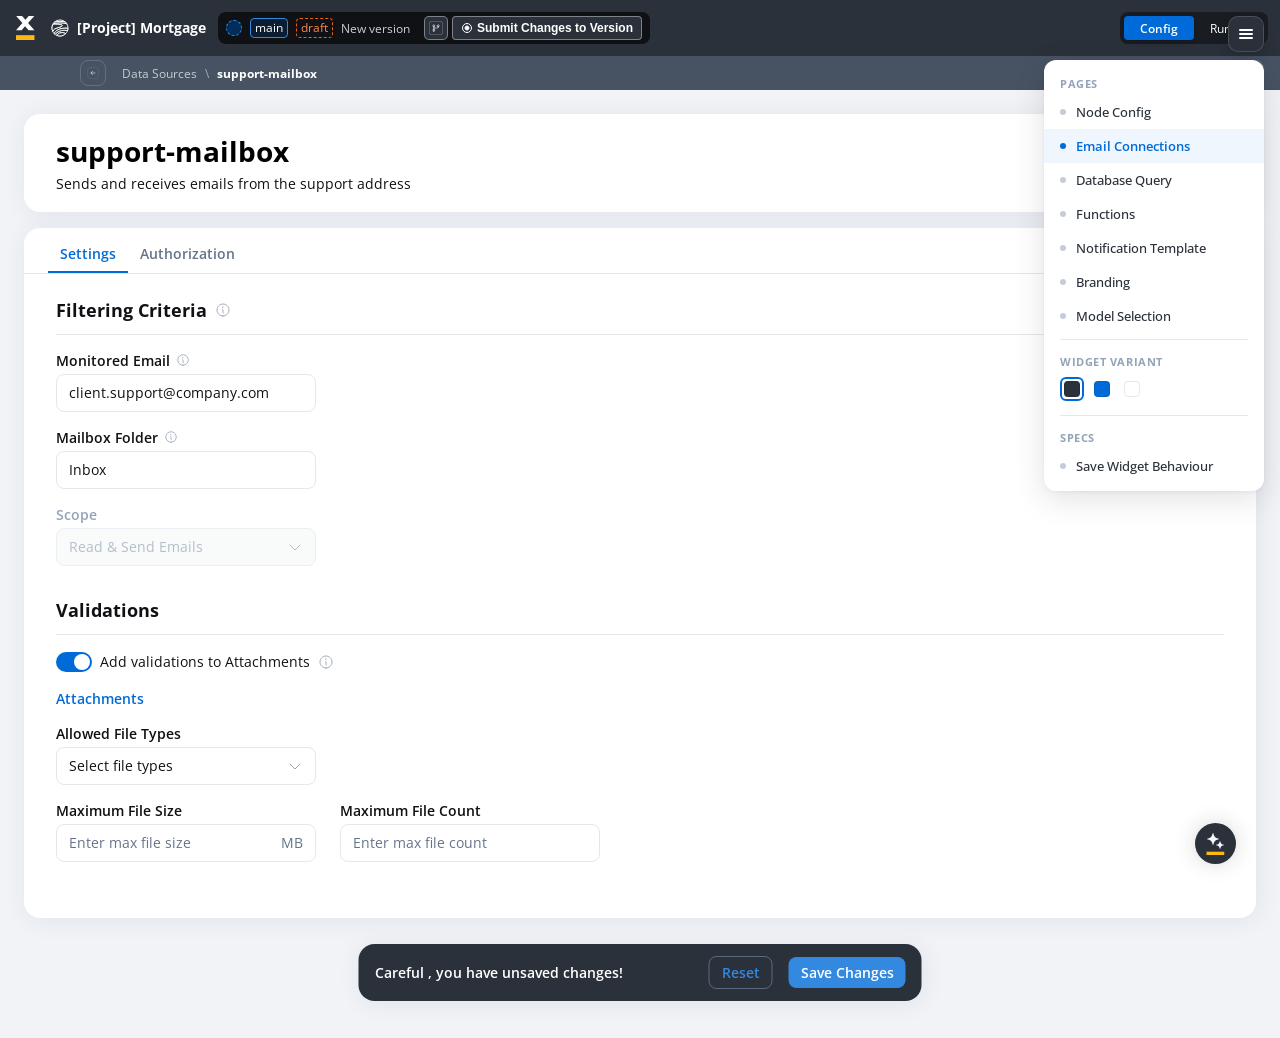
<file: email-connections.html>
<!DOCTYPE html>
<html lang="en">
<head>
  <meta charset="UTF-8">
  <meta name="viewport" content="width=device-width, initial-scale=1.0">

  <title>Email Connections - support-mailbox</title>
  <link href="https://fonts.googleapis.com/css2?family=Open+Sans:wght@400;600;700&display=swap" rel="stylesheet">
  <link rel="stylesheet" href="shared/save-widget.css">
  <link rel="stylesheet" href="shared/page-nav.css">
  <style>
    * {
      margin: 0;
      padding: 0;
      box-sizing: border-box;
    }

    body {
      font-family: 'Open Sans', sans-serif;
      background: #F1F3F6;
      min-height: 100vh;
    }

    /* ── App Header ── */
    .app-header {
      background: #2A313A;
      height: 56px;
      display: flex;
      align-items: center;
      justify-content: space-between;
      padding: 0 12px;
      position: relative;
    }

    .app-header-left {
      display: flex;
      align-items: center;
      gap: 12px;
    }

    .logo {
      padding: 0 2px;
      display: flex;
      align-items: center;
    }

    .logo img {
      height: 24px;
      width: auto;
    }

    .project-info {
      display: flex;
      align-items: center;
      gap: 8px;
    }

    .project-icon {
      width: 18px;
      height: 18px;
      border-radius: 8px;
      display: flex;
      align-items: center;
      justify-content: center;
    }

    .project-icon img {
      width: 18px;
      height: 18px;
    }

    .project-name {
      font-weight: 700;
      font-size: 14px;
      line-height: 1.57;
      color: #FFFFFF;
    }

    .branch-bar {
      display: flex;
      align-items: center;
      gap: 8px;
      background: #0F1114;
      border-radius: 8px;
      padding: 4px 8px;
    }

    .branch-tags {
      display: flex;
      align-items: center;
      gap: 8px;
    }

    .branch-dot {
      width: 16px;
      height: 16px;
      border-radius: 100px;
      background: #002D5B;
      border: 1px dashed #3389E0;
    }

    .tag {
      display: inline-flex;
      align-items: center;
      justify-content: center;
      padding: 0 4px;
      border-radius: 4px;
      font-size: 12px;
      line-height: 1.5;
    }

    .tag-main {
      background: rgba(0, 59, 119, 0.3);
      border: 1px solid #3389E0;
      color: #FFFFFF;
    }

    .tag-draft {
      border: 1px dashed #E66119;
      color: #FD8949;
    }

    .new-version-text {
      font-size: 12px;
      color: #FFFFFF;
      opacity: 0.8;
      width: 75px;
    }

    .branch-actions {
      display: flex;
      align-items: center;
      gap: 4px;
    }

    .icon-btn-dark {
      width: 24px;
      height: 24px;
      background: #2A313A;
      border: 1px solid rgba(255, 255, 255, 0.4);
      border-radius: 5px;
      display: flex;
      align-items: center;
      justify-content: center;
      cursor: pointer;
    }

    .icon-btn-dark img {
      width: 14px;
      height: 14px;
    }

    .submit-btn {
      display: flex;
      align-items: center;
      gap: 4px;
      background: #2A313A;
      border: 1px solid rgba(255, 255, 255, 0.4);
      border-radius: 4px;
      padding: 4px 8px;
      color: #FFFFFF;
      font-size: 12px;
      font-weight: 600;
      cursor: pointer;
      height: 24px;
    }

    .submit-btn img {
      width: 12px;
      height: 12px;
    }

    .segmented-control {
      display: flex;
      align-items: center;
      gap: 8px;
      background: #191D23;
      border-radius: 8px;
      padding: 4px;
      height: 32px;
    }

    .segment {
      display: flex;
      align-items: center;
      justify-content: center;
      padding: 0 16px;
      height: 100%;
      border-radius: 4px;
      font-size: 12px;
      color: #FFFFFF;
      cursor: pointer;
    }

    .segment.active {
      background: #006BD8;
      font-weight: 600;
      box-shadow: 0px 1px 4px -1px rgba(0, 0, 0, 0.12), 0px 2px 8px -2px rgba(0, 0, 0, 0.08);
    }

    .segment:not(.active) {
      padding: 0 8px;
      border-radius: 6px;
    }

    /* ── Resource Sub-Header ── */
    .resource-subheader {
      background: #475263;
      display: flex;
      align-items: center;
      gap: 24px;
      padding: 4px 0 4px 80px;
    }

    .resource-subheader-inner {
      display: flex;
      justify-content: space-between;
      align-items: center;
      flex: 1;
      padding-right: 16px;
    }

    .breadcrumb-area {
      display: flex;
      align-items: center;
      gap: 16px;
    }

    .back-btn {
      display: flex;
      align-items: center;
      justify-content: center;
      padding: 6px;
      border: 1px solid rgba(166, 176, 190, 0.3);
      border-radius: 8px;
      background: transparent;
      cursor: pointer;
    }

    .back-btn img {
      width: 12px;
      height: 12px;
    }

    .breadcrumb {
      display: flex;
      align-items: center;
      gap: 8px;
      font-size: 12px;
    }

    .breadcrumb-dim {
      color: #FFFFFF;
      opacity: 0.7;
    }

    .breadcrumb-sep {
      color: #FFFFFF;
      opacity: 0.5;
    }

    .breadcrumb-bold {
      color: #FFFFFF;
      font-weight: 700;
    }

    .dots-btn {
      display: flex;
      align-items: center;
      justify-content: center;
      padding: 6px;
      border: 1px solid rgba(166, 176, 190, 0.3);
      border-radius: 8px;
      background: transparent;
      cursor: pointer;
    }

    .dots-btn img {
      width: 12px;
      height: 12px;
    }

    /* ── Page Content ── */
    .page-content {
      padding: 24px;
      padding-bottom: 120px;
    }

    /* ── Resource Header Card ── */
    .resource-header-card {
      background: #FFFFFF;
      border-radius: 16px;
      box-shadow: 2px 2px 24px 0px rgba(22, 52, 98, 0.08);
      padding: 16px 32px;
      display: flex;
      justify-content: space-between;
      align-items: center;
      margin-bottom: 16px;
    }

    .resource-title {
      font-size: 28px;
      font-weight: 700;
      line-height: 1.5;
      color: #000000;
    }

    .resource-desc {
      font-size: 14px;
      line-height: 1.71;
      color: #0F1114;
    }

    /* ── Main Content Card ── */
    .main-card {
      background: #FFFFFF;
      border-radius: 16px;
      box-shadow: 2px 2px 24px 0px rgba(22, 52, 98, 0.08);
      padding-bottom: 32px;
    }

    /* ── Tabs ── */
    .tabs {
      display: flex;
      align-items: center;
      padding: 8px 24px 0px;
      border-bottom: 1px solid #E3E8ED;
    }

    .tab {
      padding: 8px 12px;
      font-size: 14px;
      font-weight: 600;
      cursor: pointer;
      border-bottom: 2px solid transparent;
      color: #64748B;
    }

    .tab.active {
      color: #006BD8;
      border-bottom-color: #006BD8;
    }

    /* ── Form Content ── */
    .form-content {
      padding: 24px 32px;
      display: flex;
      flex-direction: column;
      gap: 32px;
    }

    .section-title {
      font-size: 18px;
      font-weight: 700;
      color: #0F1114;
      display: flex;
      align-items: center;
      gap: 8px;
      padding-bottom: 12px;
      border-bottom: 1px solid #E3E8ED;
    }

    .section-title .info-icon {
      width: 16px;
      height: 16px;
      opacity: 0.6;
    }

    .form-section {
      display: flex;
      flex-direction: column;
      gap: 16px;
    }

    /* ── Form Fields ── */
    .field-group {
      display: flex;
      flex-direction: column;
      gap: 4px;
      max-width: 260px;
    }

    .field-label {
      font-size: 14px;
      font-weight: 600;
      color: #0F1114;
      display: flex;
      align-items: center;
      gap: 6px;
    }

    .field-label .info-icon {
      width: 14px;
      height: 14px;
      opacity: 0.6;
    }

    .field-label.disabled {
      color: #94A3B8;
    }

    .field-input {
      background: #FFFFFF;
      border: 1px solid #E3E8ED;
      border-radius: 8px;
      padding: 6px 12px;
      font-family: 'Open Sans', sans-serif;
      font-size: 14px;
      line-height: 1.71;
      color: #0F1114;
      outline: none;
    }

    .field-input::placeholder {
      color: #64748B;
    }

    .field-input:disabled {
      background: #F7F8F9;
      color: #94A3B8;
    }

    .field-select {
      background: #FFFFFF;
      border: 1px solid #E3E8ED;
      border-radius: 8px;
      padding: 6px 12px;
      font-family: 'Open Sans', sans-serif;
      font-size: 14px;
      line-height: 1.71;
      color: #0F1114;
      appearance: none;
      background-image: url('assets/caret-down.svg');
      background-repeat: no-repeat;
      background-position: right 12px center;
      background-size: 16px;
      padding-right: 36px;
      cursor: pointer;
      outline: none;
    }

    .field-select:disabled {
      background-color: #F7F8F9;
      color: #94A3B8;
      cursor: default;
    }

    .field-input-with-suffix {
      display: flex;
      align-items: center;
      background: #FFFFFF;
      border: 1px solid #E3E8ED;
      border-radius: 8px;
      padding: 6px 12px;
    }

    .field-input-with-suffix input {
      border: none;
      outline: none;
      font-family: 'Open Sans', sans-serif;
      font-size: 14px;
      line-height: 1.71;
      color: #0F1114;
      flex: 1;
      padding: 0;
    }

    .field-input-with-suffix input::placeholder {
      color: #64748B;
    }

    .field-input-with-suffix .suffix {
      font-size: 14px;
      color: #64748B;
      margin-left: 8px;
    }

    /* ── Validations ── */
    .switch-row {
      display: flex;
      align-items: center;
      gap: 8px;
    }

    .switch-toggle {
      width: 36px;
      height: 20px;
      border-radius: 20px;
      background: #C4CDD6;
      position: relative;
      cursor: pointer;
      flex-shrink: 0;
      transition: background 0.2s;
    }

    .switch-toggle.on {
      background: #006BD8;
    }

    .switch-toggle::after {
      content: '';
      position: absolute;
      top: 2px;
      left: 2px;
      width: 16px;
      height: 16px;
      background: #FFFFFF;
      border-radius: 50%;
      transition: left 0.2s;
    }

    .switch-toggle.on::after {
      left: 18px;
    }

    .switch-label {
      font-size: 14px;
      line-height: 1.57;
      color: #0F1114;
    }

    .attachments-link {
      font-size: 14px;
      font-weight: 600;
      color: #006BD8;
      text-decoration: none;
      cursor: pointer;
    }

    .validation-fields {
      display: flex;
      flex-direction: column;
      gap: 16px;
      padding-left: 0;
    }

    .fields-row {
      display: flex;
      gap: 24px;
    }

    .fields-row .field-group {
      flex: 1;
    }

    /* ── Flowpilot FAB ── */
    .flowpilot-fab {
      position: fixed;
      bottom: 16px;
      right: 24px;
      width: 81px;
      height: 81px;
      cursor: pointer;
      z-index: 101;
    }

    .flowpilot-fab img {
      width: 81px;
      height: 81px;
    }
  </style>
</head>
<body>

  <!-- App Header -->
  <header class="app-header">
    <div class="app-header-left">
      <div class="logo">
        <img src="assets/logo.svg" alt="Logo">
      </div>
      <div class="project-info">
        <div class="project-icon">
          <img src="assets/project-icon.svg" alt="Project">
        </div>
        <span class="project-name">[Project]  Mortgage</span>
      </div>
      <div class="branch-bar">
        <div class="branch-tags">
          <div class="branch-dot"></div>
          <span class="tag tag-main">main</span>
          <span class="tag tag-draft">draft</span>
        </div>
        <span class="new-version-text">New version</span>
        <div class="branch-actions">
          <button class="icon-btn-dark">
            <img src="assets/new-version-icon.svg" alt="New version">
          </button>
          <button class="submit-btn">
            <img src="assets/submit-icon.svg" alt="Submit">
            <span>Submit Changes to Version</span>
          </button>
        </div>
      </div>
    </div>
    <div class="segmented-control">
      <div class="segment active">Config</div>
      <div class="segment">Runtime</div>
    </div>
  </header>

  <!-- Resource Sub-Header -->
  <nav class="resource-subheader">
    <div class="resource-subheader-inner">
      <div class="breadcrumb-area">
        <button class="back-btn">
          <img src="assets/arrow-left.svg" alt="Back">
        </button>
        <div class="breadcrumb">
          <span class="breadcrumb-dim">Data Sources</span>
          <span class="breadcrumb-sep">\</span>
          <span class="breadcrumb-bold">support-mailbox</span>
        </div>
      </div>
      <button class="dots-btn">
        <img src="assets/dots-menu.svg" alt="More">
      </button>
    </div>
  </nav>

  <!-- Page Content -->
  <main class="page-content">
    <!-- Resource Header Card -->
    <div class="resource-header-card">
      <div>
        <h1 class="resource-title">support-mailbox</h1>
        <p class="resource-desc">Sends and receives emails from the support address</p>
      </div>
    </div>

    <!-- Main Content Card -->
    <div class="main-card">
      <!-- Tabs -->
      <div class="tabs">
        <div class="tab active">Settings</div>
        <div class="tab">Authorization</div>
      </div>

      <!-- Form -->
      <div class="form-content">
        <!-- Filtering Criteria Section -->
        <div class="form-section">
          <div class="section-title">
            Filtering Criteria
            <img class="info-icon" src="assets/info-icon.svg" alt="Info">
          </div>

          <div class="field-group">
            <label class="field-label">
              Monitored Email
              <img class="info-icon" src="assets/info-icon.svg" alt="Info">
            </label>
            <input class="field-input" type="text" value="client.support@company.com">
          </div>

          <div class="field-group">
            <label class="field-label">
              Mailbox Folder
              <img class="info-icon" src="assets/info-icon.svg" alt="Info">
            </label>
            <input class="field-input" type="text" value="Inbox">
          </div>

          <div class="field-group">
            <label class="field-label disabled">Scope</label>
            <select class="field-select" disabled>
              <option>Read & Send Emails</option>
            </select>
          </div>
        </div>

        <!-- Validations Section -->
        <div class="form-section">
          <div class="section-title">
            Validations
          </div>

          <div class="switch-row">
            <div class="switch-toggle on" data-field="switch-validations"></div>
            <span class="switch-label">Add validations to Attachments</span>
            <img class="info-icon" src="assets/info-icon.svg" alt="Info" style="width:16px;height:16px;opacity:0.6;">
          </div>

          <a class="attachments-link" href="#">Attachments</a>

          <div class="validation-fields">
            <div class="field-group">
              <label class="field-label">Allowed File Types</label>
              <select class="field-select">
                <option value="" disabled selected>Select file types</option>
              </select>
            </div>

            <div class="fields-row">
              <div class="field-group">
                <label class="field-label">Maximum File Size</label>
                <div class="field-input-with-suffix">
                  <input type="text" placeholder="Enter max file size">
                  <span class="suffix">MB</span>
                </div>
              </div>
              <div class="field-group">
                <label class="field-label">Maximum File Count</label>
                <input class="field-input" type="text" placeholder="Enter max file count">
              </div>
            </div>
          </div>
        </div>
      </div>
    </div>
  </main>

  <!-- Save Banner -->
  <div class="save-banner">
    <div class="save-banner-unsaved">
      <span class="save-banner-text">Careful , you have unsaved changes!</span>
      <div class="save-banner-actions">
        <button class="btn-reset">Reset</button>
        <button class="btn-save">Save Changes</button>
      </div>
    </div>
    <div class="save-banner-saved">
      <img src="assets/check-circle.svg" alt="Saved" class="saved-icon">
      <span class="saved-text">Saved</span>
    </div>
  </div>

  <!-- Flowpilot FAB -->
  <div class="flowpilot-fab">
    <img src="assets/flowpilot.svg" alt="Flowpilot">
  </div>

  <script>
    window.PAGE_NAV_PAGES = [
      { id: 'node-config', label: 'Node Config', href: 'node-config.html' },
      { id: 'email-connections', label: 'Email Connections', href: 'email-connections.html' },
      { id: 'database-query', label: 'Database Query', href: 'database-query.html' },
      { id: 'functions', label: 'Functions', href: 'functions.html' },
      { id: 'notification-template', label: 'Notification Template', href: 'notification-template.html' },
      { id: 'branding', label: 'Branding', href: 'branding.html' },
      { id: 'model-selection', label: 'Model Selection', href: 'model-selection.html' },
    ];
    window.PAGE_NAV_CURRENT = 'email-connections';
  </script>
  <script src="shared/save-widget.js"></script>
  <script src="shared/page-nav.js"></script>
</body>
</html>
</file>
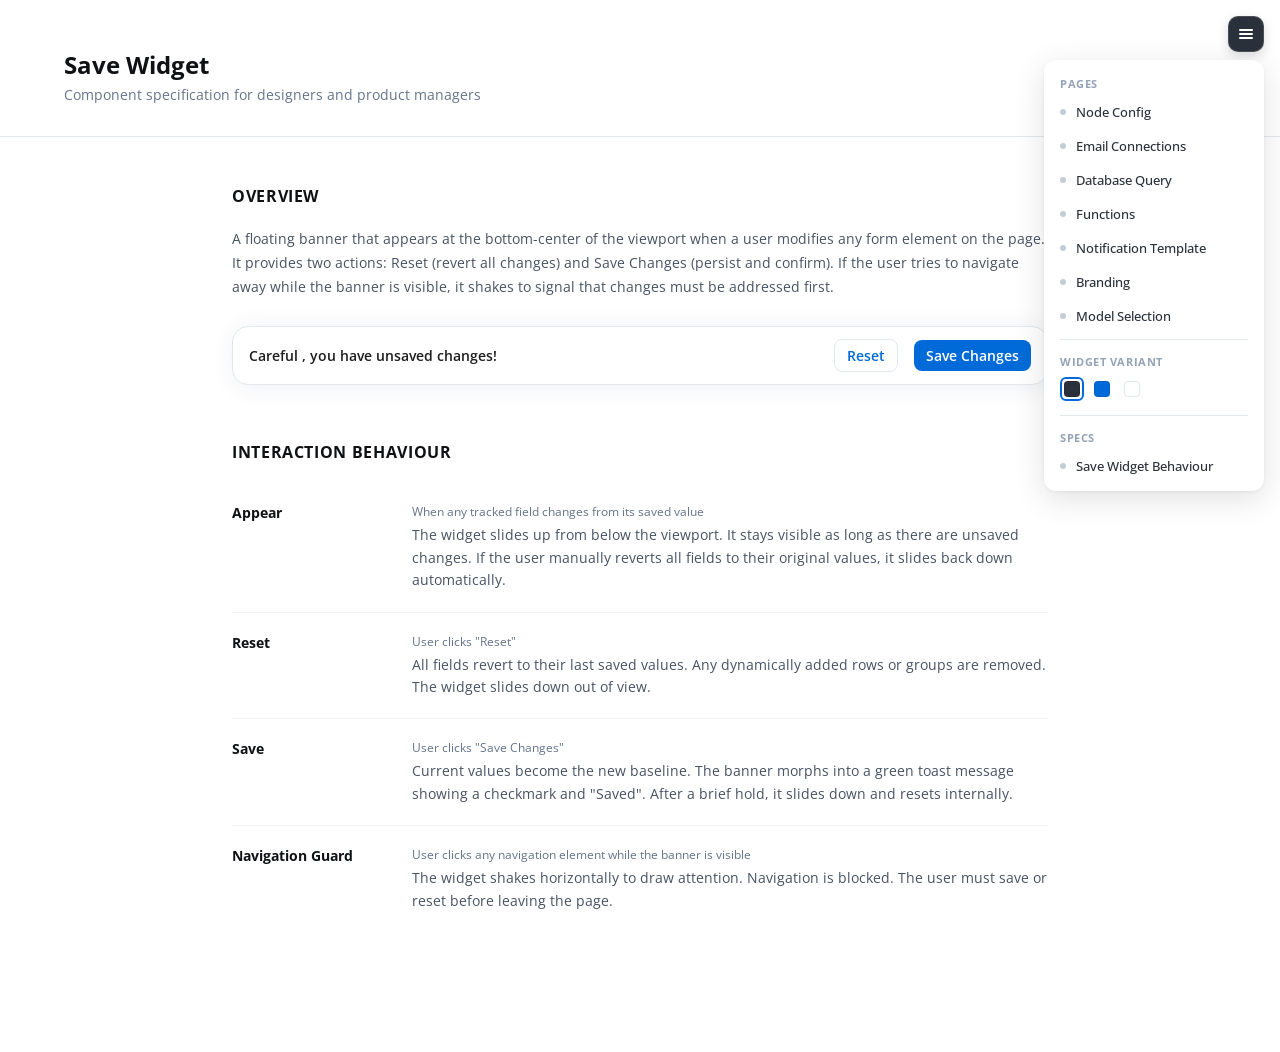
<file: widget-spec.html>
<!DOCTYPE html>
<html lang="en">
<head>
  <meta charset="UTF-8">
  <meta name="viewport" content="width=device-width, initial-scale=1.0">
  <title>Save Widget - Component Spec</title>
  <link href="https://fonts.googleapis.com/css2?family=Open+Sans:wght@400;600;700&display=swap" rel="stylesheet">
  <link rel="stylesheet" href="shared/page-nav.css">
  <style>
    * { margin: 0; padding: 0; box-sizing: border-box; }

    body {
      font-family: 'Open Sans', sans-serif;
      background: #FFFFFF;
      min-height: 100vh;
      color: #0F1114;
    }

    .spec-header {
      padding: 48px 64px 32px;
      border-bottom: 1px solid #E3E8ED;
    }
    .spec-header h1 { font-size: 24px; font-weight: 700; color: #0F1114; margin-bottom: 4px; }
    .spec-header p { font-size: 14px; color: #64748B; }

    .spec-body {
      max-width: 880px;
      margin: 0 auto;
      padding: 48px 32px 120px;
      display: flex;
      flex-direction: column;
      gap: 56px;
    }

    /* ── Section ── */
    .spec-section { display: flex; flex-direction: column; gap: 20px; }
    .spec-section h2 {
      font-size: 16px; font-weight: 700; color: #0F1114;
      text-transform: uppercase; letter-spacing: 0.04em;
    }
    .spec-section h3 { font-size: 14px; font-weight: 600; color: #64748B; margin-top: 4px; }
    .spec-section p { font-size: 14px; line-height: 1.7; color: #475263; }

    /* ── State preview ── */
    .state-preview {
      display: flex; flex-direction: column; gap: 20px;
    }
    .state-demo {
      display: flex; flex-direction: column; gap: 8px;
    }
    .state-label { font-size: 12px; font-weight: 600; color: #94A3B8; text-transform: uppercase; letter-spacing: 0.04em; }

    /* ── Inline widget previews ── */
    .widget-preview {
      border-radius: 16px; padding: 12px 16px;
      display: flex; justify-content: space-between; align-items: center; gap: 32px;
      font-family: 'Open Sans', sans-serif; white-space: nowrap;
      box-shadow: 2px 2px 24px 0px rgba(22, 52, 98, 0.08);
    }
    .widget-preview.dark { background: #2A313A; }
    .widget-preview.blue { background: #006BD8; }
    .widget-preview.light { background: #FFF; border: 1px solid #E3E8ED; }
    .widget-preview .wp-text { font-size: 14px; font-weight: 600; }
    .widget-preview.dark .wp-text, .widget-preview.blue .wp-text { color: #FFF; }
    .widget-preview.light .wp-text { color: #1E1E1E; }
    .wp-actions { display: flex; align-items: center; gap: 16px; }
    .wp-btn-reset {
      padding: 6px 12px; border-radius: 8px; font-size: 14px; font-weight: 600;
      background: transparent; cursor: default; font-family: 'Open Sans', sans-serif;
    }
    .widget-preview.dark .wp-btn-reset { border: 1px solid #5B6A7E; color: #3389E0; }
    .widget-preview.blue .wp-btn-reset { border: 1px solid rgba(255,255,255,0.4); color: #FFF; }
    .widget-preview.light .wp-btn-reset { border: 1px solid #E3E8ED; color: #006BD8; }
    .wp-btn-save {
      padding: 6px 12px; border-radius: 8px; font-size: 14px; font-weight: 600;
      color: #FFF; border: none; cursor: default; font-family: 'Open Sans', sans-serif;
    }
    .widget-preview.dark .wp-btn-save { background: #3389E0; }
    .widget-preview.blue .wp-btn-save { background: #339980; }
    .widget-preview.light .wp-btn-save { background: #006BD8; }

    .saved-preview {
      background: #008060; border-radius: 8px; padding: 8px 12px;
      display: inline-flex; align-items: center; gap: 8px;
      box-shadow: 0px 10px 24px 0px rgba(15, 17, 20, 0.1);
    }
    .saved-preview img { width: 24px; height: 24px; }
    .saved-preview span { font-size: 14px; font-weight: 600; color: #FFF; }

    /* ── Interaction cards ── */
    .interaction-list {
      display: flex; flex-direction: column; gap: 0;
    }
    .interaction-item {
      display: flex; gap: 20px;
      padding: 20px 0;
      border-bottom: 1px solid #F1F3F6;
    }
    .interaction-item:last-child { border-bottom: none; }
    .interaction-name {
      width: 160px; flex-shrink: 0;
      font-size: 14px; font-weight: 700; color: #0F1114;
    }
    .interaction-detail { display: flex; flex-direction: column; gap: 4px; flex: 1; }
    .interaction-trigger { font-size: 12px; color: #64748B; }
    .interaction-desc { font-size: 14px; color: #475263; line-height: 1.6; }
    .interaction-timing {
      font-size: 12px; color: #94A3B8; margin-top: 2px;
    }
  </style>
</head>
<body>

  <div class="spec-header">
    <h1>Save Widget</h1>
    <p>Component specification for designers and product managers</p>
  </div>

  <div class="spec-body">

    <!-- ── Overview ── -->
    <div class="spec-section">
      <h2>Overview</h2>
      <p>
        A floating banner that appears at the bottom-center of the viewport when a user modifies any form element on the page.
        It provides two actions: Reset (revert all changes) and Save Changes (persist and confirm).
        If the user tries to navigate away while the banner is visible, it shakes to signal that changes must be addressed first.
      </p>
      <div class="state-preview" style="margin-top: 8px;">
        <div class="state-demo">
          <div class="widget-preview light">
            <span class="wp-text">Careful , you have unsaved changes!</span>
            <div class="wp-actions">
              <button class="wp-btn-reset">Reset</button>
              <button class="wp-btn-save">Save Changes</button>
            </div>
          </div>
        </div>
      </div>
    </div>

    <!-- ── Interaction Behaviour ── -->
    <div class="spec-section">
      <h2>Interaction Behaviour</h2>

      <div class="interaction-list">
        <div class="interaction-item">
          <div class="interaction-name">Appear</div>
          <div class="interaction-detail">
            <div class="interaction-trigger">When any tracked field changes from its saved value</div>
            <div class="interaction-desc">The widget slides up from below the viewport. It stays visible as long as there are unsaved changes. If the user manually reverts all fields to their original values, it slides back down automatically.</div>
          </div>
        </div>
        <div class="interaction-item">
          <div class="interaction-name">Reset</div>
          <div class="interaction-detail">
            <div class="interaction-trigger">User clicks "Reset"</div>
            <div class="interaction-desc">All fields revert to their last saved values. Any dynamically added rows or groups are removed. The widget slides down out of view.</div>
          </div>
        </div>
        <div class="interaction-item">
          <div class="interaction-name">Save</div>
          <div class="interaction-detail">
            <div class="interaction-trigger">User clicks "Save Changes"</div>
            <div class="interaction-desc">Current values become the new baseline. The banner morphs into a green toast message showing a checkmark and "Saved". After a brief hold, it slides down and resets internally.</div>
          </div>
        </div>
        <div class="interaction-item">
          <div class="interaction-name">Navigation Guard</div>
          <div class="interaction-detail">
            <div class="interaction-trigger">User clicks any navigation element while the banner is visible</div>
            <div class="interaction-desc">The widget shakes horizontally to draw attention. Navigation is blocked. The user must save or reset before leaving the page.</div>
          </div>
        </div>
      </div>
    </div>

  </div>

  <!-- ── Scripts ── -->
  <script>
    window.PAGE_NAV_PAGES = [
      { id: 'node-config', label: 'Node Config', href: 'node-config.html' },
      { id: 'email-connections', label: 'Email Connections', href: 'email-connections.html' },
      { id: 'database-query', label: 'Database Query', href: 'database-query.html' },
      { id: 'functions', label: 'Functions', href: 'functions.html' },
      { id: 'notification-template', label: 'Notification Template', href: 'notification-template.html' },
      { id: 'branding', label: 'Branding', href: 'branding.html' },
      { id: 'model-selection', label: 'Model Selection', href: 'model-selection.html' },
    ];
    window.PAGE_NAV_CURRENT = '';
  </script>
  <script src="shared/page-nav.js"></script>
</body>
</html>
</file>
<file: shared/save-widget.css>
/* ── Save Banner ── */
.save-banner {
  position: fixed;
  bottom: 16px;
  left: 50%;
  transform: translateX(-50%) translateY(calc(100% + 60px));
  background: #2A313A;
  border-radius: 16px;
  box-shadow: 2px 2px 24px 0px rgba(22, 52, 98, 0.08);
  padding: 12px 16px;
  width: 563px;
  z-index: 100;
  transition: transform 0.4s cubic-bezier(0.34, 1.56, 0.64, 1),
              background 0.4s ease,
              width 0.4s cubic-bezier(0.4, 0, 0.2, 1),
              border-radius 0.4s ease,
              padding 0.4s ease,
              box-shadow 0.4s ease;
  will-change: transform, width, background, border-radius;
  overflow: hidden;
}

.save-banner.visible {
  transform: translateX(-50%) translateY(0);
}

.save-banner.hiding {
  transform: translateX(-50%) translateY(calc(100% + 60px));
  transition: transform 0.35s cubic-bezier(0.55, 0, 1, 0.45);
}

/* Morph to saved pill — must override all variants */
.save-banner.saved,
.save-banner.saved[data-variant] {
  background: #008060;
  width: auto;
  border-radius: 8px;
  padding: 8px 12px;
  box-shadow: 0px 10px 24px 0px rgba(15, 17, 20, 0.1);
  overflow: visible;
  border: none;
}

.save-banner.saved.hiding {
  transform: translateX(-50%) translateY(calc(100% + 60px));
  transition: transform 0.35s cubic-bezier(0.55, 0, 1, 0.45);
}

@keyframes shake {
  0%, 100% { transform: translateX(-50%) translateY(0); }
  10% { transform: translateX(calc(-50% + 6px)) translateY(0); }
  20% { transform: translateX(calc(-50% - 5px)) translateY(0); }
  30% { transform: translateX(calc(-50% + 4px)) translateY(0); }
  40% { transform: translateX(calc(-50% - 3px)) translateY(0); }
  50% { transform: translateX(calc(-50% + 2px)) translateY(0); }
  60% { transform: translateX(-50%) translateY(0); }
}

.save-banner.shake {
  animation: shake 0.5s ease-in-out;
}

/* Unsaved content */
.save-banner-unsaved {
  display: flex;
  justify-content: space-between;
  align-items: center;
  gap: 32px;
}

.save-banner.saved .save-banner-unsaved {
  display: none;
}

.save-banner-text {
  font-size: 14px;
  font-weight: 600;
  color: #FFFFFF;
  white-space: nowrap;
}

.save-banner-actions {
  display: flex;
  align-items: center;
  gap: 16px;
}

.btn-reset {
  display: flex;
  align-items: center;
  justify-content: center;
  padding: 6px 12px;
  border: 1px solid #5B6A7E;
  border-radius: 8px;
  background: transparent;
  color: #3389E0;
  font-family: 'Open Sans', sans-serif;
  font-size: 14px;
  font-weight: 600;
  cursor: pointer;
  white-space: nowrap;
}

.btn-save {
  display: flex;
  align-items: center;
  justify-content: center;
  padding: 6px 12px;
  border: none;
  border-radius: 8px;
  background: #3389E0;
  color: #FFFFFF;
  font-family: 'Open Sans', sans-serif;
  font-size: 14px;
  font-weight: 600;
  cursor: pointer;
  white-space: nowrap;
}

/* Saved content */
.save-banner-saved {
  display: none;
  align-items: center;
  gap: 8px;
  white-space: nowrap;
}

.save-banner.saved .save-banner-saved {
  display: flex;
}

.saved-icon {
  width: 24px;
  height: 24px;
  flex-shrink: 0;
}

.saved-text {
  font-size: 14px;
  font-weight: 600;
  color: #FFFFFF;
}

/* ── Variant: Blue ── */
.save-banner[data-variant="blue"] {
  background: #006BD8;
}

.save-banner[data-variant="blue"] .btn-reset {
  border-color: rgba(255, 255, 255, 0.4);
  color: #FFFFFF;
}

.save-banner[data-variant="blue"] .btn-save {
  background: #339980;
}

/* ── Variant: Light ── */
.save-banner[data-variant="light"] {
  background: #FFFFFF;
  border: 1px solid #E3E8ED;
}

.save-banner[data-variant="light"] .save-banner-text {
  color: #1E1E1E;
}

.save-banner[data-variant="light"] .btn-reset {
  border-color: #E3E8ED;
  color: #006BD8;
}

.save-banner[data-variant="light"] .btn-save {
  background: #006BD8;
  color: #FFFFFF;
}
</file>
<file: shared/page-nav.css>
/* ── Floating Page Navigation ── */
.page-nav-toggle {
  position: fixed;
  top: 16px;
  right: 16px;
  z-index: 200;
  width: 36px;
  height: 36px;
  border-radius: 10px;
  background: #2A313A;
  border: 1px solid rgba(255, 255, 255, 0.15);
  box-shadow: 0px 4px 12px rgba(0, 0, 0, 0.15);
  display: flex;
  align-items: center;
  justify-content: center;
  cursor: pointer;
  transition: background 0.2s, box-shadow 0.2s;
}

.page-nav-toggle:hover {
  background: #3B4453;
}

.page-nav-toggle svg {
  width: 18px;
  height: 18px;
  fill: none;
  stroke: #FFFFFF;
  stroke-width: 2;
  stroke-linecap: round;
}

.page-nav-panel {
  position: fixed;
  top: 60px;
  right: 16px;
  z-index: 200;
  background: #FFFFFF;
  border-radius: 12px;
  box-shadow: 0px 8px 32px rgba(0, 0, 0, 0.12), 0px 1px 4px rgba(0, 0, 0, 0.06);
  padding: 8px 0;
  min-width: 220px;
  transform: translateY(-8px);
  opacity: 0;
  pointer-events: none;
  transition: opacity 0.2s ease, transform 0.2s ease;
}

.page-nav-panel.open {
  opacity: 1;
  transform: translateY(0);
  pointer-events: auto;
}

.page-nav-title {
  font-family: 'Open Sans', sans-serif;
  font-size: 11px;
  font-weight: 700;
  text-transform: uppercase;
  letter-spacing: 0.05em;
  color: #94A3B8;
  padding: 8px 16px 4px;
}

.page-nav-link {
  display: flex;
  align-items: center;
  gap: 10px;
  padding: 8px 16px;
  font-family: 'Open Sans', sans-serif;
  font-size: 13px;
  font-weight: 500;
  color: #2A313A;
  text-decoration: none;
  transition: background 0.15s;
}

.page-nav-link:hover {
  background: #F1F3F6;
}

.page-nav-link.active {
  color: #006BD8;
  font-weight: 600;
  background: rgba(0, 107, 216, 0.06);
}

.page-nav-dot {
  width: 6px;
  height: 6px;
  border-radius: 50%;
  background: #C4CDD6;
  flex-shrink: 0;
}

.page-nav-link.active .page-nav-dot {
  background: #006BD8;
}

/* ── Divider ── */
.page-nav-divider {
  height: 1px;
  background: #E3E8ED;
  margin: 6px 16px;
}

/* ── Variant switcher ── */
.page-nav-variants {
  display: flex;
  flex-direction: row;
  align-items: center;
  gap: 6px;
  padding: 4px 16px 8px;
}

.page-nav-variant {
  width: 24px;
  height: 24px;
  border-radius: 6px;
  border: 2px solid transparent;
  background: transparent;
  padding: 0;
  cursor: pointer;
  transition: border-color 0.15s;
  display: flex;
  align-items: center;
  justify-content: center;
}

.page-nav-variant:hover {
  border-color: rgba(0, 107, 216, 0.3);
}

.page-nav-variant.active {
  border-color: #006BD8;
}

.page-nav-variant-swatch {
  width: 16px;
  height: 16px;
  border-radius: 4px;
  border: 1px solid rgba(0, 0, 0, 0.1);
}

.page-nav-variant-swatch[data-variant="dark"] {
  background: #2A313A;
}

.page-nav-variant-swatch[data-variant="blue"] {
  background: #006BD8;
}

.page-nav-variant-swatch[data-variant="light"] {
  background: #FFFFFF;
  border-color: #E3E8ED;
}
</file>
